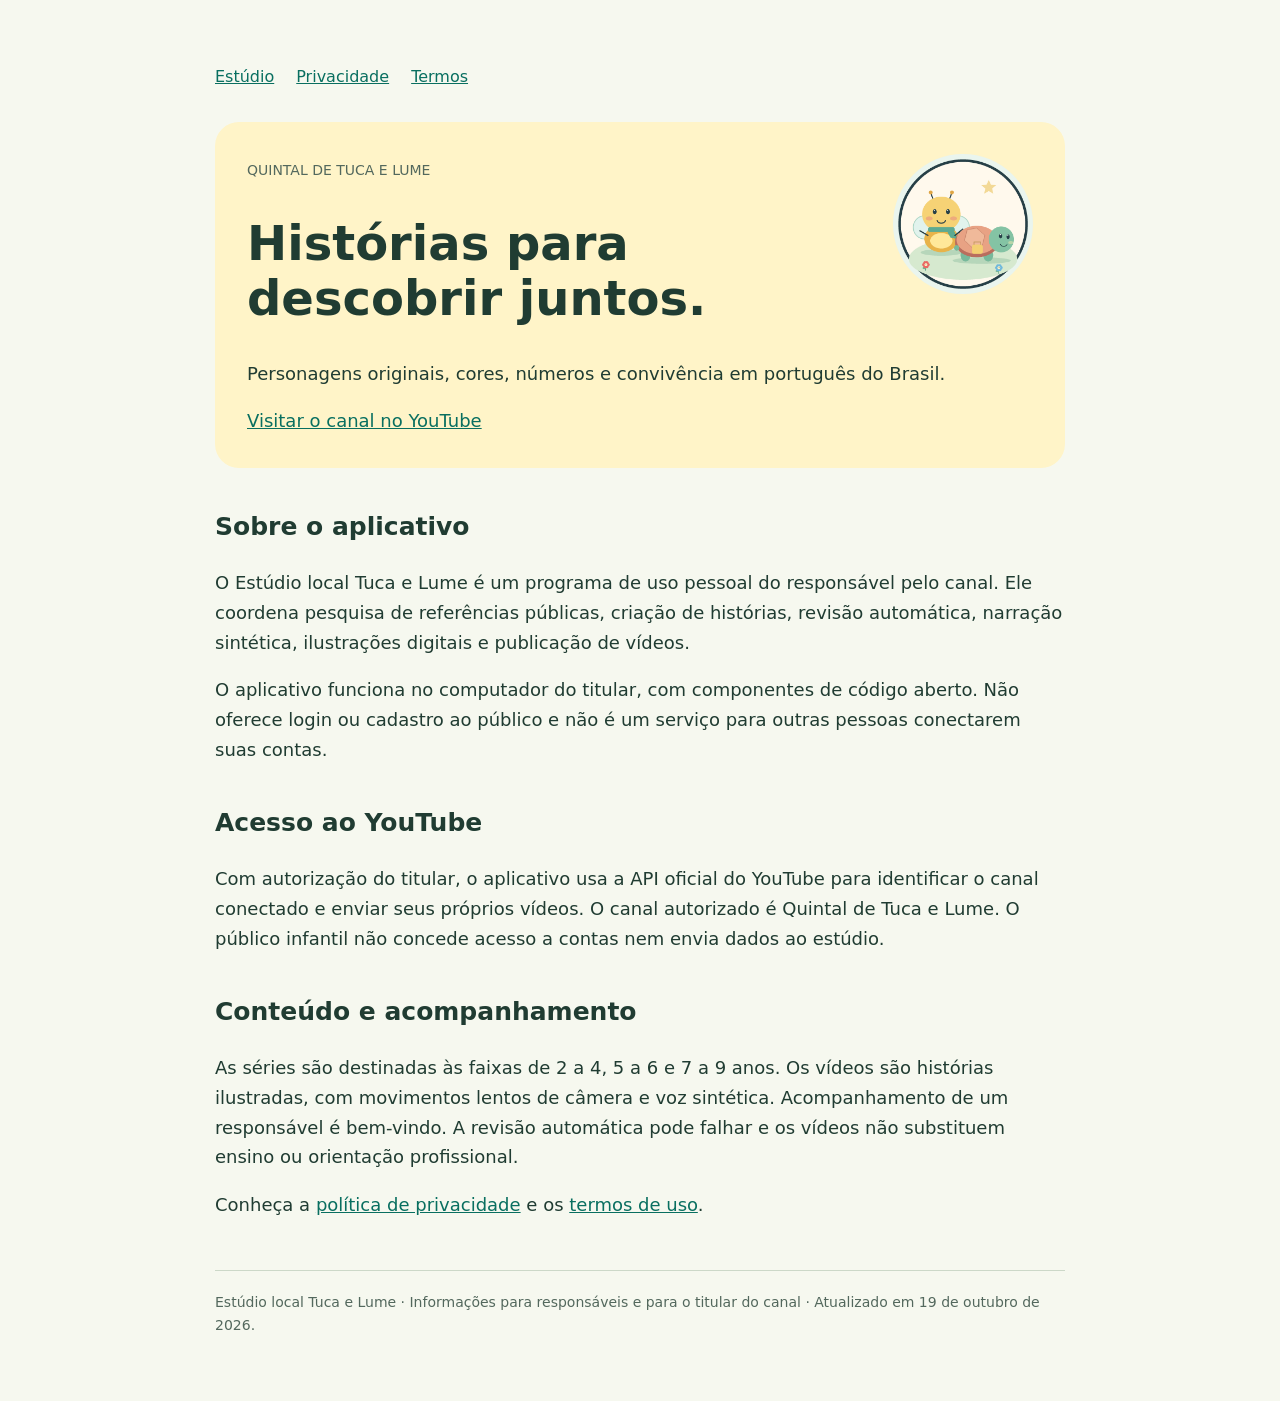
<file: index.html>
<!doctype html><html lang="pt-BR"><head><meta charset="utf-8"><meta name="viewport" content="width=device-width,initial-scale=1"><title>Estúdio local | Estúdio Tuca e Lume</title><link rel="stylesheet" href="style.css"></head><body><main><nav aria-label="Principal"><a href="index.html">Estúdio</a><a href="privacidade.html">Privacidade</a><a href="termos.html">Termos</a></nav><div class="hero"><img src="avatar.png" alt="Tuca, a tartaruga, e Lume, o vaga-lume"><small>QUINTAL DE TUCA E LUME</small><h1>Histórias para descobrir juntos.</h1><p>Personagens originais, cores, números e convivência em português do Brasil.</p><a href="https://www.youtube.com/@QuintalTucaLume">Visitar o canal no YouTube</a></div><h2>Sobre o aplicativo</h2><p>O Estúdio local Tuca e Lume é um programa de uso pessoal do responsável pelo canal. Ele coordena pesquisa de referências públicas, criação de histórias, revisão automática, narração sintética, ilustrações digitais e publicação de vídeos.</p><p>O aplicativo funciona no computador do titular, com componentes de código aberto. Não oferece login ou cadastro ao público e não é um serviço para outras pessoas conectarem suas contas.</p><h2>Acesso ao YouTube</h2><p>Com autorização do titular, o aplicativo usa a API oficial do YouTube para identificar o canal conectado e enviar seus próprios vídeos. O canal autorizado é Quintal de Tuca e Lume. O público infantil não concede acesso a contas nem envia dados ao estúdio.</p><h2>Conteúdo e acompanhamento</h2><p>As séries são destinadas às faixas de 2 a 4, 5 a 6 e 7 a 9 anos. Os vídeos são histórias ilustradas, com movimentos lentos de câmera e voz sintética. Acompanhamento de um responsável é bem-vindo. A revisão automática pode falhar e os vídeos não substituem ensino ou orientação profissional.</p><p>Conheça a <a href="privacidade.html">política de privacidade</a> e os <a href="termos.html">termos de uso</a>.</p><footer>Estúdio local Tuca e Lume · Informações para responsáveis e para o titular do canal · Atualizado em 19 de outubro de 2026.</footer></main></body></html>
</file>
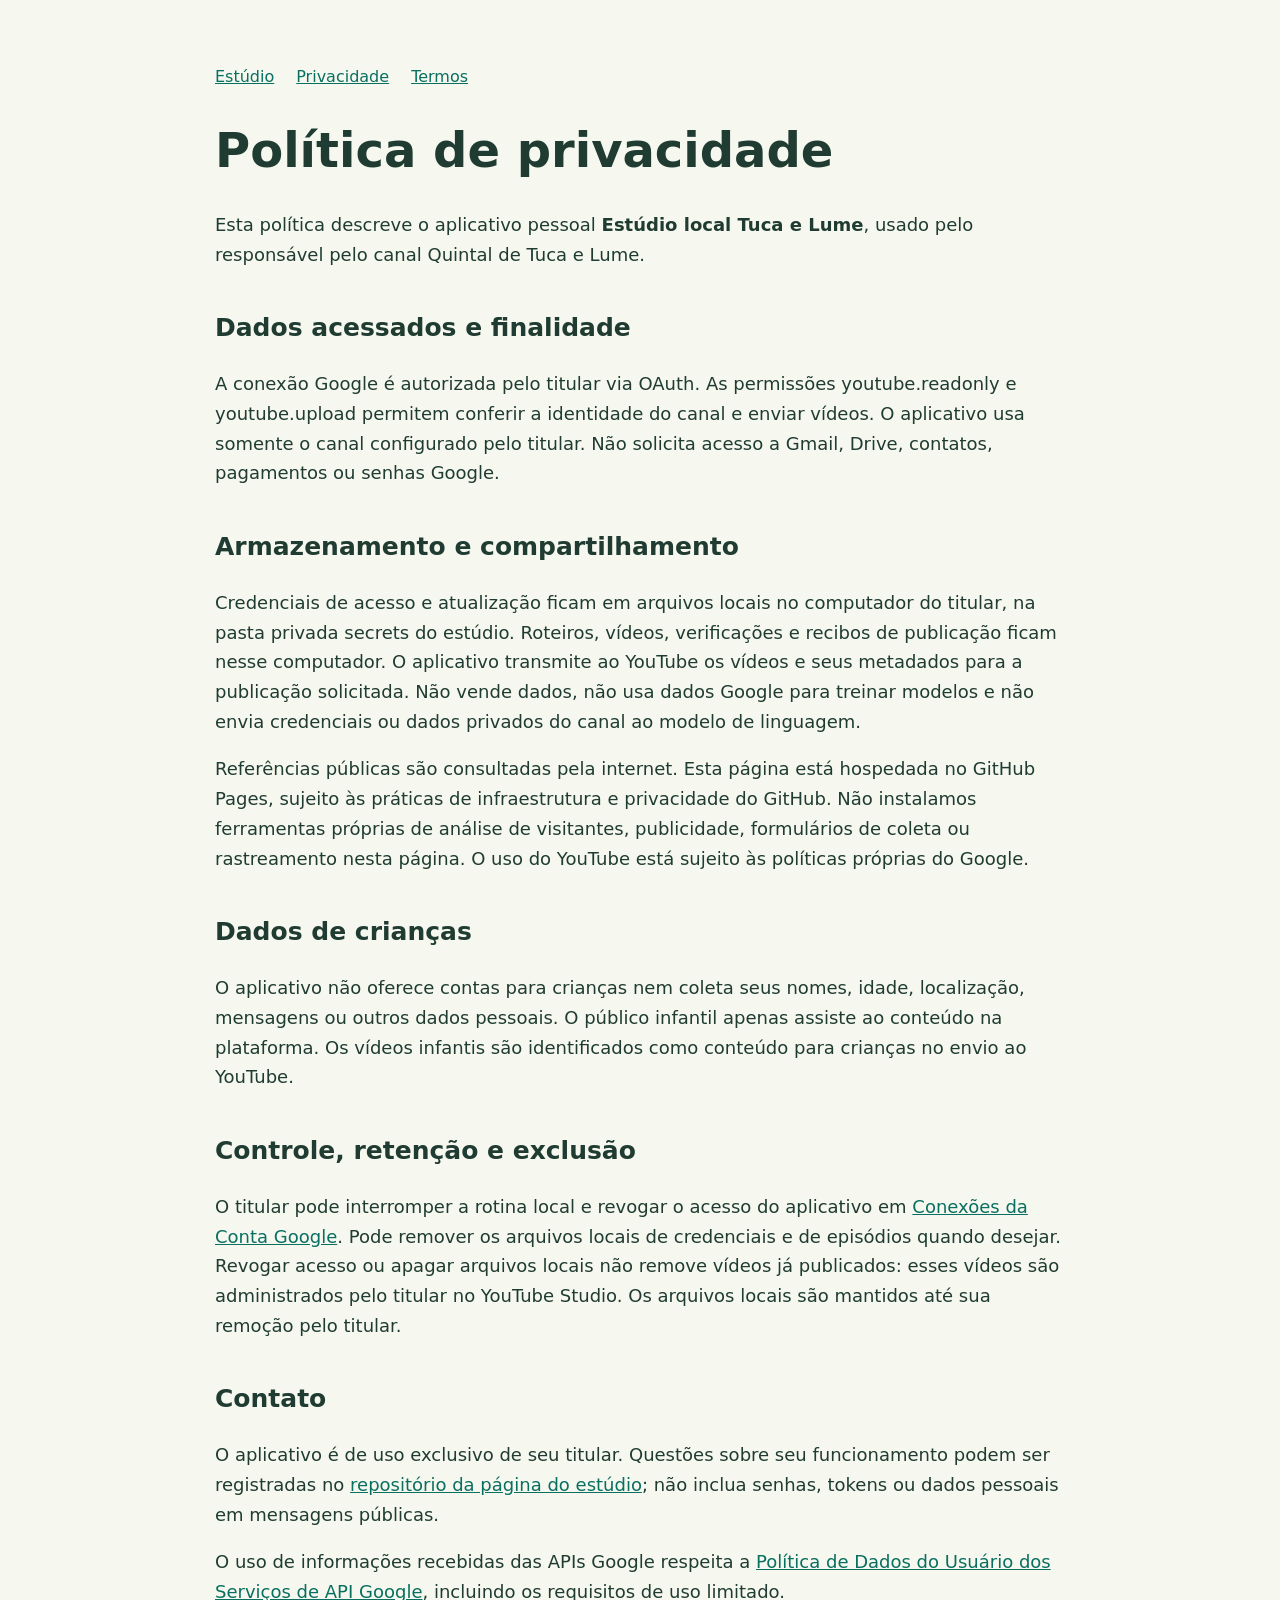
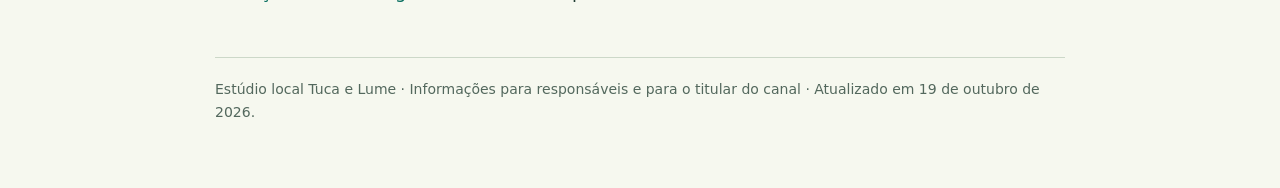
<file: privacidade.html>
<!doctype html><html lang="pt-BR"><head><meta charset="utf-8"><meta name="viewport" content="width=device-width,initial-scale=1"><title>Privacidade | Estúdio Tuca e Lume</title><link rel="stylesheet" href="style.css"></head><body><main><nav aria-label="Principal"><a href="index.html">Estúdio</a><a href="privacidade.html">Privacidade</a><a href="termos.html">Termos</a></nav><h1>Política de privacidade</h1><p>Esta política descreve o aplicativo pessoal <strong>Estúdio local Tuca e Lume</strong>, usado pelo responsável pelo canal Quintal de Tuca e Lume.</p><h2>Dados acessados e finalidade</h2><p>A conexão Google é autorizada pelo titular via OAuth. As permissões youtube.readonly e youtube.upload permitem conferir a identidade do canal e enviar vídeos. O aplicativo usa somente o canal configurado pelo titular. Não solicita acesso a Gmail, Drive, contatos, pagamentos ou senhas Google.</p><h2>Armazenamento e compartilhamento</h2><p>Credenciais de acesso e atualização ficam em arquivos locais no computador do titular, na pasta privada secrets do estúdio. Roteiros, vídeos, verificações e recibos de publicação ficam nesse computador. O aplicativo transmite ao YouTube os vídeos e seus metadados para a publicação solicitada. Não vende dados, não usa dados Google para treinar modelos e não envia credenciais ou dados privados do canal ao modelo de linguagem.</p><p>Referências públicas são consultadas pela internet. Esta página está hospedada no GitHub Pages, sujeito às práticas de infraestrutura e privacidade do GitHub. Não instalamos ferramentas próprias de análise de visitantes, publicidade, formulários de coleta ou rastreamento nesta página. O uso do YouTube está sujeito às políticas próprias do Google.</p><h2>Dados de crianças</h2><p>O aplicativo não oferece contas para crianças nem coleta seus nomes, idade, localização, mensagens ou outros dados pessoais. O público infantil apenas assiste ao conteúdo na plataforma. Os vídeos infantis são identificados como conteúdo para crianças no envio ao YouTube.</p><h2>Controle, retenção e exclusão</h2><p>O titular pode interromper a rotina local e revogar o acesso do aplicativo em <a href="https://myaccount.google.com/connections">Conexões da Conta Google</a>. Pode remover os arquivos locais de credenciais e de episódios quando desejar. Revogar acesso ou apagar arquivos locais não remove vídeos já publicados: esses vídeos são administrados pelo titular no YouTube Studio. Os arquivos locais são mantidos até sua remoção pelo titular.</p><h2>Contato</h2><p>O aplicativo é de uso exclusivo de seu titular. Questões sobre seu funcionamento podem ser registradas no <a href="https://github.com/alfredohmlopes/quintal-tuca-lume/issues">repositório da página do estúdio</a>; não inclua senhas, tokens ou dados pessoais em mensagens públicas.</p><p>O uso de informações recebidas das APIs Google respeita a <a href="https://developers.google.com/terms/api-services-user-data-policy">Política de Dados do Usuário dos Serviços de API Google</a>, incluindo os requisitos de uso limitado.</p><footer>Estúdio local Tuca e Lume · Informações para responsáveis e para o titular do canal · Atualizado em 19 de outubro de 2026.</footer></main></body></html>
</file>
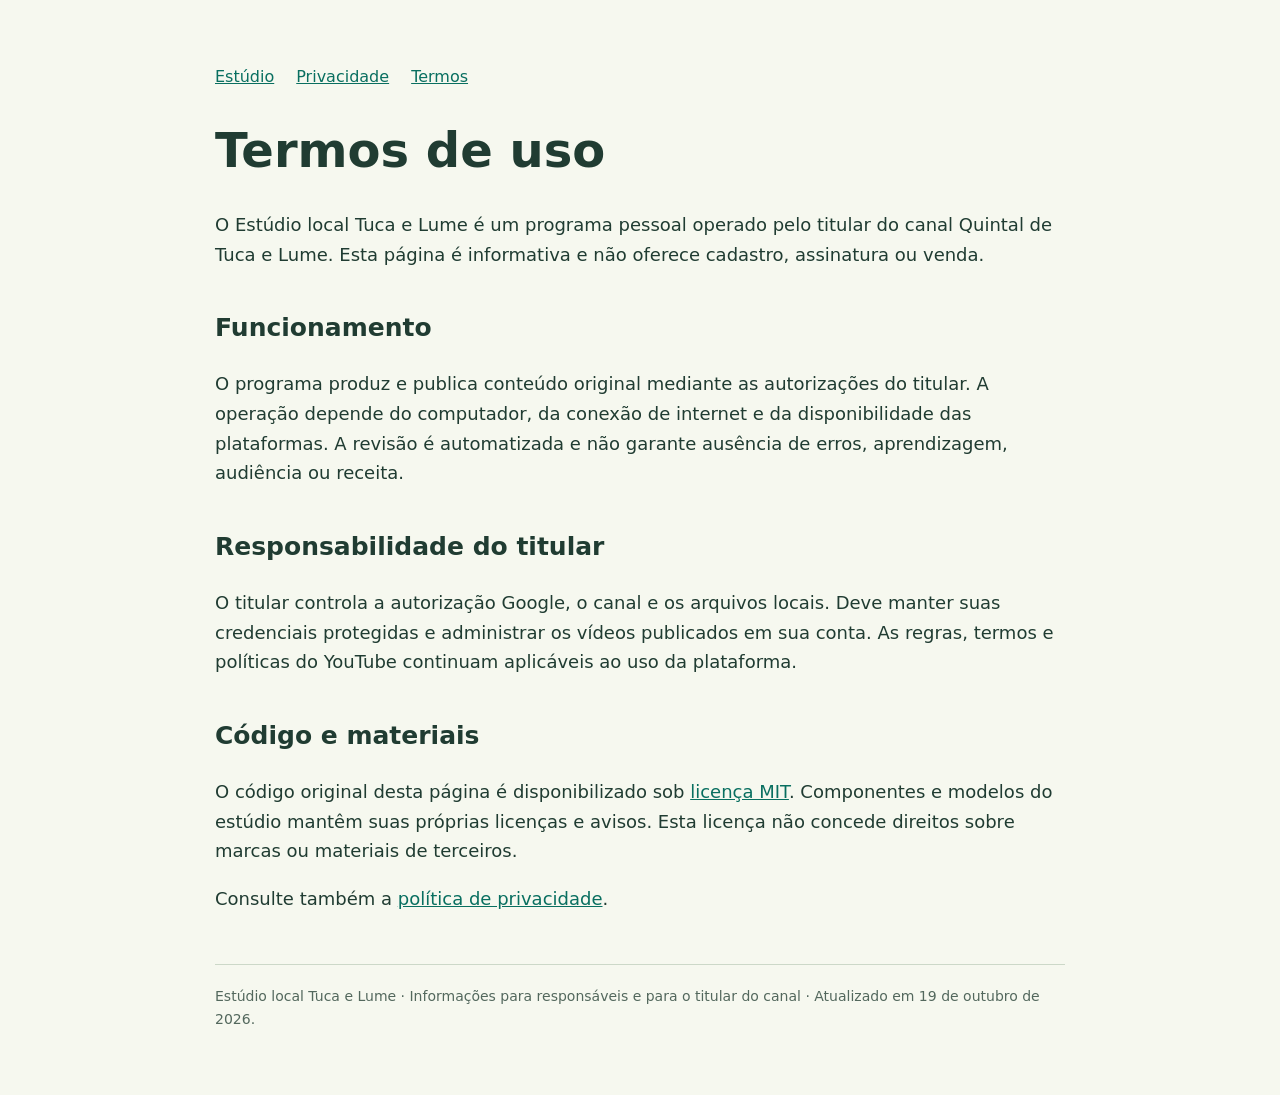
<file: termos.html>
<!doctype html><html lang="pt-BR"><head><meta charset="utf-8"><meta name="viewport" content="width=device-width,initial-scale=1"><title>Termos | Estúdio Tuca e Lume</title><link rel="stylesheet" href="style.css"></head><body><main><nav aria-label="Principal"><a href="index.html">Estúdio</a><a href="privacidade.html">Privacidade</a><a href="termos.html">Termos</a></nav><h1>Termos de uso</h1><p>O Estúdio local Tuca e Lume é um programa pessoal operado pelo titular do canal Quintal de Tuca e Lume. Esta página é informativa e não oferece cadastro, assinatura ou venda.</p><h2>Funcionamento</h2><p>O programa produz e publica conteúdo original mediante as autorizações do titular. A operação depende do computador, da conexão de internet e da disponibilidade das plataformas. A revisão é automatizada e não garante ausência de erros, aprendizagem, audiência ou receita.</p><h2>Responsabilidade do titular</h2><p>O titular controla a autorização Google, o canal e os arquivos locais. Deve manter suas credenciais protegidas e administrar os vídeos publicados em sua conta. As regras, termos e políticas do YouTube continuam aplicáveis ao uso da plataforma.</p><h2>Código e materiais</h2><p>O código original desta página é disponibilizado sob <a href="LICENSE">licença MIT</a>. Componentes e modelos do estúdio mantêm suas próprias licenças e avisos. Esta licença não concede direitos sobre marcas ou materiais de terceiros.</p><p>Consulte também a <a href="privacidade.html">política de privacidade</a>.</p><footer>Estúdio local Tuca e Lume · Informações para responsáveis e para o titular do canal · Atualizado em 19 de outubro de 2026.</footer></main></body></html>
</file>
<file: style.css>
body{margin:0;background:#f6f8ef;color:#203c32;font:18px/1.65 system-ui,sans-serif}main{max-width:850px;margin:auto;padding:5vw 6vw}nav{display:flex;gap:22px;flex-wrap:wrap;font-size:16px}a{color:#096f60}h1{font-size:clamp(30px,5vw,48px);line-height:1.15}h2{font-size:25px;margin-top:38px}.hero{background:#fff4c8;padding:32px;border-radius:24px;margin:32px 0}.hero img{width:140px;border-radius:50%;float:right;margin:0 0 20px 24px}small,footer{font-size:14px;color:#53685d}footer{border-top:1px solid #ccd8c8;margin-top:50px;padding-top:20px}@media(max-width:500px){.hero img{float:none;display:block;margin:0 0 20px}}
</file>
